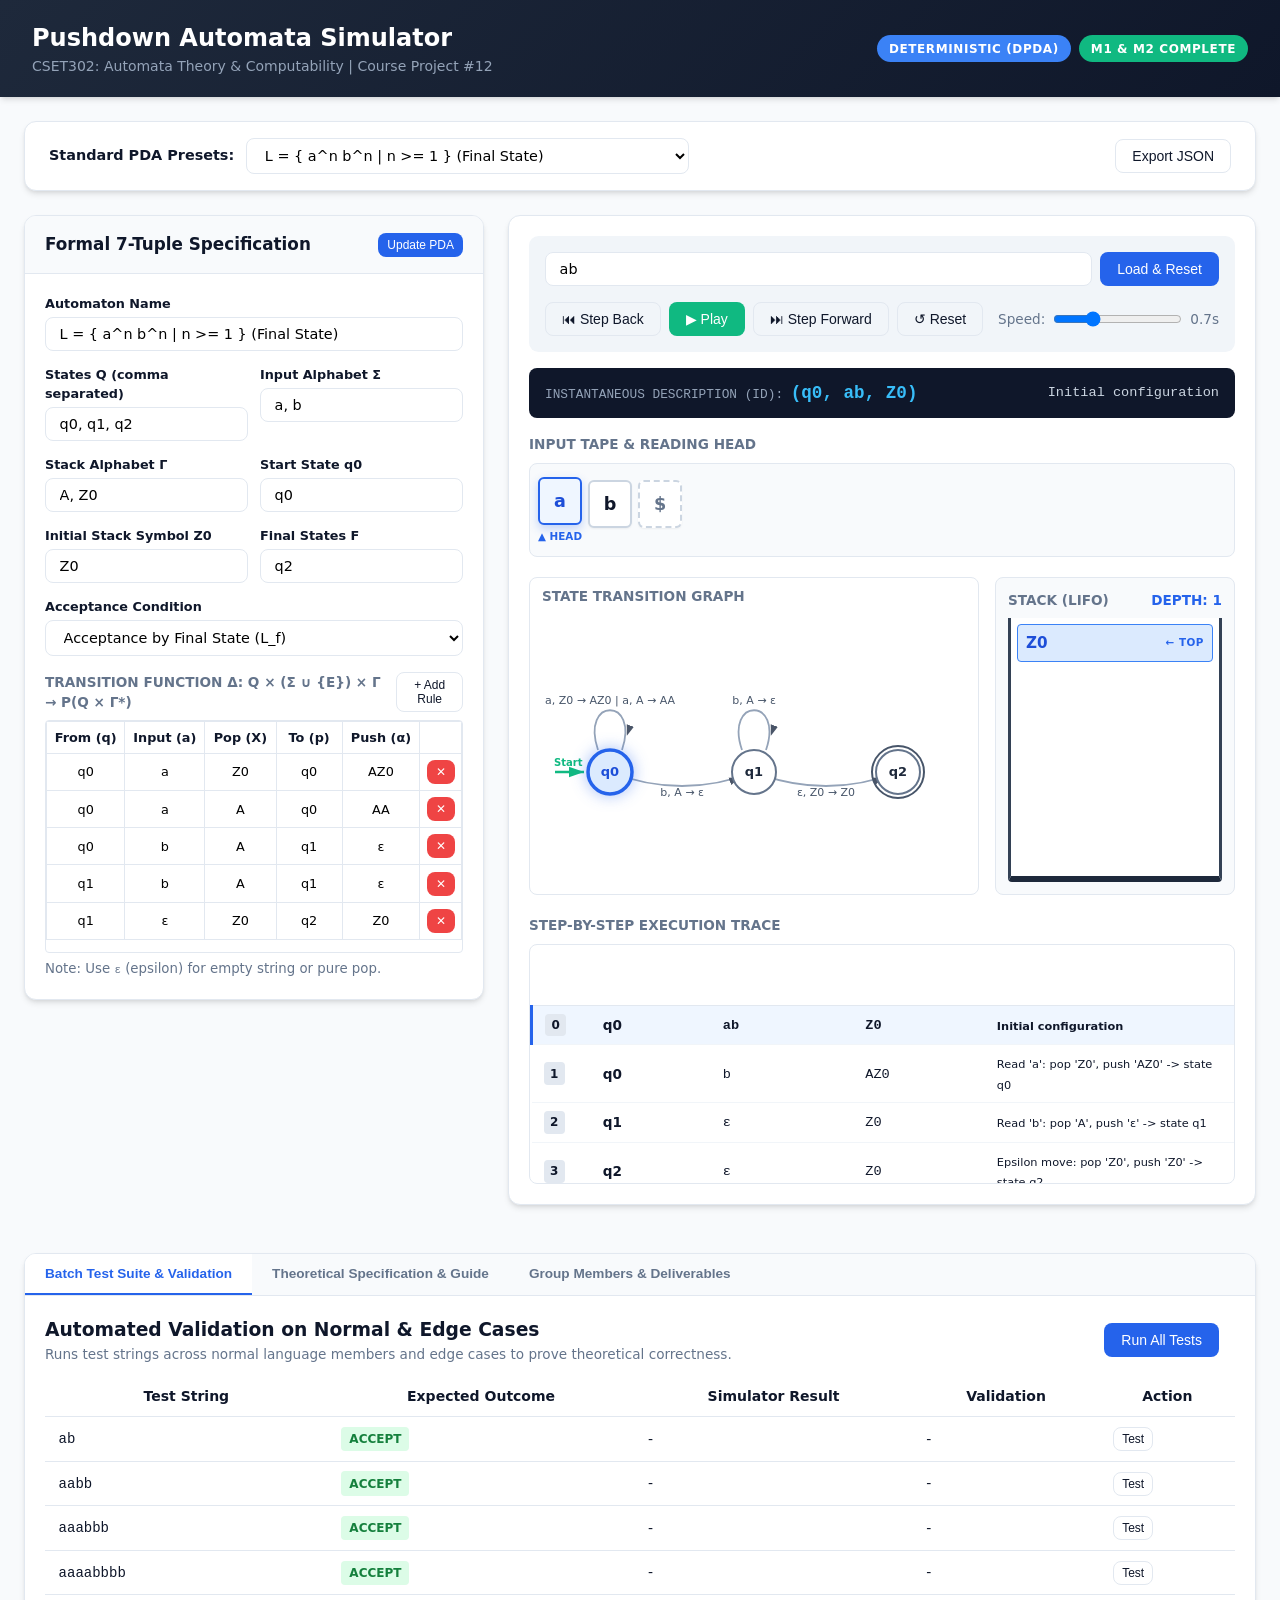
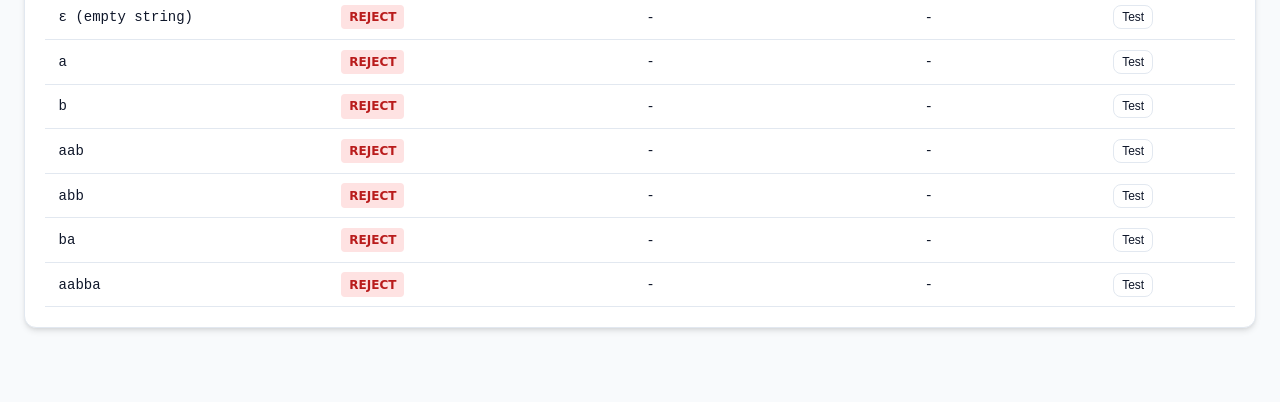
<file: PDA_project/index.html>
<!DOCTYPE html>
<html lang="en">
<head>
  <meta charset="UTF-8">
  <meta name="viewport" content="width=device-width, initial-scale=1.0">
  <title>Pushdown Automata Simulator | CSET302 Automata Theory</title>
  <link rel="stylesheet" href="css/style.css">
</head>
<body>

  <!-- Top Academic Navigation Header -->
  <header class="app-header">
    <div class="header-title">
      <h1>Pushdown Automata Simulator</h1>
      <p>CSET302: Automata Theory & Computability | Course Project #12</p>
    </div>
    <div class="header-badges">
      <span class="badge badge-primary" id="pda-type-badge">Deterministic (DPDA)</span>
      <span class="badge badge-success">M1 & M2 Complete</span>
    </div>
  </header>

  <div class="container">
    <!-- Preset Selection & Import/Export Toolbar -->
    <div class="toolbar-card">
      <div class="preset-group">
        <label for="preset-select">Standard PDA Presets:</label>
        <select id="preset-select">
          <!-- Populated dynamically via presets_data.js -->
        </select>
      </div>
      <div style="display: flex; gap: 0.5rem;">
        <button class="btn btn-outline" id="btn-export-json">Export JSON</button>
      </div>
    </div>

    <!-- Main Workspace Grid -->
    <div class="simulator-grid">

      <!-- LEFT COLUMN: Dynamic Automaton Configuration -->
      <div class="sidebar-col">
        <div class="card">
          <div class="card-header">
            <h2>Formal 7-Tuple Specification</h2>
            <button class="btn btn-sm btn-primary" id="btn-apply-config">Update PDA</button>
          </div>
          <div class="card-body">
            <div class="form-group">
              <label for="pda-name">Automaton Name</label>
              <input type="text" id="pda-name" value="a^n b^n (n >= 1)">
            </div>

            <div style="display: grid; grid-template-columns: 1fr 1fr; gap: 0.75rem;">
              <div class="form-group">
                <label for="states-input">States Q (comma separated)</label>
                <input type="text" id="states-input" value="q0, q1, q2">
              </div>
              <div class="form-group">
                <label for="input-alphabet-input">Input Alphabet Σ</label>
                <input type="text" id="input-alphabet-input" value="a, b">
              </div>
            </div>

            <div style="display: grid; grid-template-columns: 1fr 1fr; gap: 0.75rem;">
              <div class="form-group">
                <label for="stack-alphabet-input">Stack Alphabet Γ</label>
                <input type="text" id="stack-alphabet-input" value="A, Z0">
              </div>
              <div class="form-group">
                <label for="start-state-input">Start State q0</label>
                <input type="text" id="start-state-input" value="q0">
              </div>
            </div>

            <div style="display: grid; grid-template-columns: 1fr 1fr; gap: 0.75rem;">
              <div class="form-group">
                <label for="start-stack-input">Initial Stack Symbol Z0</label>
                <input type="text" id="start-stack-input" value="Z0">
              </div>
              <div class="form-group">
                <label for="final-states-input">Final States F</label>
                <input type="text" id="final-states-input" value="q2">
              </div>
            </div>

            <div class="form-group">
              <label for="acceptance-mode-input">Acceptance Condition</label>
              <select id="acceptance-mode-input">
                <option value="final_state">Acceptance by Final State (L_f)</option>
                <option value="empty_stack">Acceptance by Empty Stack (L_e)</option>
                <option value="both">Both (Final State AND Empty Stack)</option>
              </select>
            </div>

            <div class="section-label" style="margin-top: 1rem;">
              <span>Transition Function δ: Q × (Σ ∪ {ε}) × Γ → P(Q × Γ*)</span>
              <button class="btn btn-sm btn-outline" id="btn-add-transition">+ Add Rule</button>
            </div>

            <div style="max-height: 240px; overflow-y: auto; border: 1px solid var(--border); border-radius: 4px;">
              <table class="transition-editor-table">
                <thead>
                  <tr>
                    <th>From (q)</th>
                    <th>Input (a)</th>
                    <th>Pop (X)</th>
                    <th>To (p)</th>
                    <th>Push (α)</th>
                    <th></th>
                  </tr>
                </thead>
                <tbody id="transitions-tbody">
                  <!-- Populated via app.js -->
                </tbody>
              </table>
            </div>
            <small style="color: var(--text-muted); display: block; margin-top: 0.4rem;">
              Note: Use <code>ε</code> (epsilon) for empty string or pure pop.
            </small>
          </div>
        </div>
      </div>

      <!-- RIGHT COLUMN: Interactive Simulation, Diagram & Stack -->
      <div class="main-col">

        <!-- Controls & Input String Panel -->
        <div class="card">
          <div class="card-body">
            <div class="sim-controls-panel">
              <div class="input-row">
                <input type="text" id="input-string" placeholder="Enter input string (e.g. aaabbb, ε for empty string)" value="aaabbb">
                <button class="btn btn-primary" id="btn-load">Load & Reset</button>
              </div>

              <div class="button-row">
                <button class="btn btn-outline" id="btn-step-back">⏮ Step Back</button>
                <button class="btn btn-success" id="btn-play">▶ Play</button>
                <button class="btn btn-outline" id="btn-step-fwd">⏭ Step Forward</button>
                <button class="btn btn-outline" id="btn-reset">↺ Reset</button>

                <div class="speed-control">
                  <span>Speed:</span>
                  <input type="range" id="speed-slider" min="200" max="2000" step="100" value="700">
                  <span id="speed-label">0.7s</span>
                </div>
              </div>
            </div>

            <!-- Verdict Banner -->
            <div id="status-badge" class="status-banner"></div>

            <!-- Instantaneous Description (ID) Live Banner -->
            <div class="id-banner">
              <div>
                <span class="id-label">Instantaneous Description (ID): </span>
                <span class="id-value" id="id-display">(q0, aaabbb, Z0)</span>
              </div>
              <div id="action-display" style="font-size: 0.85rem; color: #cbd5e1;">Initial configuration</div>
            </div>

            <!-- Input Tape Visualizer -->
            <div class="tape-wrapper">
              <div class="section-label">
                <span>Input Tape & Reading Head</span>
              </div>
              <div class="tape-container" id="tape-container">
                <!-- Rendered dynamically -->
              </div>
            </div>

            <!-- State Diagram & Vertical Stack Side-by-Side -->
            <div class="viz-row">
              <div class="diagram-card">
                <div class="section-label" style="padding: 0.5rem 0.75rem; margin-bottom: 0;">
                  <span>State Transition Graph</span>
                </div>
                <svg id="diagram-svg"></svg>
              </div>

              <div class="stack-visualizer-box">
                <div class="section-label">
                  <span>Stack (LIFO)</span>
                  <span id="stack-depth-badge" style="color: var(--primary);">Depth: 1</span>
                </div>
                <div class="stack-container" id="stack-container">
                  <!-- Stack cells rendered dynamically -->
                </div>
              </div>
            </div>

            <!-- Execution Trace Table -->
            <div class="section-label">
              <span>Step-by-Step Execution Trace</span>
            </div>
            <div class="trace-table-container">
              <table class="trace-table">
                <thead>
                  <tr>
                    <th>Step</th>
                    <th>Current State</th>
                    <th>Remaining Input</th>
                    <th>Stack Contents</th>
                    <th>Transition / Action</th>
                  </tr>
                </thead>
                <tbody id="trace-tbody">
                  <!-- Trace rows populated dynamically -->
                </tbody>
              </table>
            </div>
          </div>
        </div>

      </div>
    </div>

    <!-- LOWER SECTION: Batch Testing & Theory Tabs -->
    <div class="card" style="margin-top: 1.5rem;">
      <div class="tabs-nav">
        <button class="tab-btn active" data-tab="tab-batch">Batch Test Suite & Validation</button>
        <button class="tab-btn" data-tab="tab-theory">Theoretical Specification & Guide</button>
        <button class="tab-btn" data-tab="tab-about">Group Members & Deliverables</button>
      </div>

      <!-- Tab 1: Batch Test Suite -->
      <div class="tab-content active" id="tab-batch">
        <div style="display: flex; justify-content: space-between; align-items: center; margin-bottom: 0.75rem;">
          <div>
            <h3>Automated Validation on Normal & Edge Cases</h3>
            <p style="font-size: 0.85rem; color: var(--text-muted);">
              Runs test strings across normal language members and edge cases to prove theoretical correctness.
            </p>
          </div>
          <div>
            <button class="btn btn-primary" id="btn-run-batch">Run All Tests</button>
            <span id="batch-summary" style="margin-left: 1rem; font-weight: 600;"></span>
          </div>
        </div>

        <table class="batch-results-table">
          <thead>
            <tr>
              <th>Test String</th>
              <th>Expected Outcome</th>
              <th>Simulator Result</th>
              <th>Validation</th>
              <th>Action</th>
            </tr>
          </thead>
          <tbody id="batch-tbody">
            <!-- Populated via presets_data.js -->
          </tbody>
        </table>
      </div>

      <!-- Tab 2: Theory Reference -->
      <div class="tab-content" id="tab-theory">
        <h3 style="margin-bottom: 0.75rem;">Formal Automata Theory Specification</h3>
        <p style="margin-bottom: 1rem; color: var(--text-muted); font-size: 0.95rem;">
          A Pushdown Automaton (PDA) is formally defined as a 7-tuple:
          <strong>M = (Q, Σ, Γ, δ, q0, Z0, F)</strong>
        </p>

        <div style="display: grid; grid-template-columns: repeat(auto-fit, minmax(280px, 1fr)); gap: 1rem;">
          <div style="background: #f8fafc; padding: 1rem; border-radius: 6px; border: 1px solid var(--border);">
            <h4 style="color: var(--primary); margin-bottom: 0.4rem;">Formal 7-Tuple Components</h4>
            <ul style="font-size: 0.875rem; padding-left: 1.25rem; line-height: 1.6;">
              <li><strong>Q</strong>: Finite set of internal states.</li>
              <li><strong>Σ</strong>: Finite set of input symbols (Input Alphabet).</li>
              <li><strong>Γ</strong>: Finite set of stack symbols (Stack Alphabet).</li>
              <li><strong>δ</strong>: Transition function <code>Q × (Σ ∪ {ε}) × Γ → P(Q × Γ*)</code>.</li>
              <li><strong>q0</strong>: Start/initial state (<code>q0 ∈ Q</code>).</li>
              <li><strong>Z0</strong>: Initial bottom-of-stack symbol (<code>Z0 ∈ Γ</code>).</li>
              <li><strong>F</strong>: Set of accepting states (<code>F ⊆ Q</code>).</li>
            </ul>
          </div>

          <div style="background: #f8fafc; padding: 1rem; border-radius: 6px; border: 1px solid var(--border);">
            <h4 style="color: var(--primary); margin-bottom: 0.4rem;">Acceptance Modes</h4>
            <ul style="font-size: 0.875rem; padding-left: 1.25rem; line-height: 1.6;">
              <li>
                <strong>Acceptance by Final State L(M):</strong>
                Accepts if there exists a computation path from <code>(q0, w, Z0) ⊢* (q, ε, γ)</code> where <code>q ∈ F</code> and <code>γ ∈ Γ*</code>.
              </li>
              <li>
                <strong>Acceptance by Empty Stack N(M):</strong>
                Accepts if <code>(q0, w, Z0) ⊢* (q, ε, ε)</code> for any state <code>q ∈ Q</code>. The stack must be emptied.
              </li>
              <li>
                <strong>Equivalence Theorem:</strong>
                A language L is accepted by final state iff it is accepted by empty stack: <code>L(M1) = N(M2)</code>.
              </li>
            </ul>
          </div>

          <div style="background: #f8fafc; padding: 1rem; border-radius: 6px; border: 1px solid var(--border);">
            <h4 style="color: var(--primary); margin-bottom: 0.4rem;">DPDA vs. NPDA</h4>
            <ul style="font-size: 0.875rem; padding-left: 1.25rem; line-height: 1.6;">
              <li><strong>DPDA:</strong> At most one valid transition from any configuration. Cannot accept all CFLs (e.g. even palindromes require NPDA).</li>
              <li><strong>NPDA:</strong> May branch nondeterministically. Recognizes the complete class of Context-Free Languages (CFLs).</li>
              <li>This simulator implements Breadth-First Search (BFS) to exhaustively evaluate all computation branches of NPDAs without getting trapped in cycles.</li>
            </ul>
          </div>
        </div>
      </div>

      <!-- Tab 3: Group Roles & Evaluation Criteria -->
      <div class="tab-content" id="tab-about">
        <h3 style="margin-bottom: 0.5rem;">CSET302 Project Group #12 — Bennett University</h3>
        <p style="margin-bottom: 1rem; color: var(--text-muted); font-size: 0.9rem;">
          Submitted to: <strong>Rashmi Ma’am</strong> | Department of Computer Science & Engineering, SCSET | Evaluated for <strong>Milestone 1 (5 Marks)</strong> and <strong>Milestone 2 (9 Marks)</strong>.
        </p>

        <div style="display: grid; grid-template-columns: repeat(auto-fit, minmax(260px, 1fr)); gap: 1rem;">
          <div style="background: #f8fafc; padding: 1rem; border-radius: 6px; border: 1px solid var(--border);">
            <h4 style="color: var(--primary);">NAVDEEP KAUSHIK</h4>
            <div style="font-size: 0.8rem; font-weight: 700; color: #1e293b; margin-bottom: 0.3rem;">Enrollment: S24CSEU2699 | Lead & Architect</div>
            <p style="font-size: 0.85rem; color: var(--text-muted);">
              Formal 7-tuple specification, architecture design, BFS algorithm selection, determinism rules, and milestone coordination.
            </p>
          </div>
          <div style="background: #f8fafc; padding: 1rem; border-radius: 6px; border: 1px solid var(--border);">
            <h4 style="color: var(--primary);">SHRAVAN KUMAR</h4>
            <div style="font-size: 0.8rem; font-weight: 700; color: #1e293b; margin-bottom: 0.3rem;">Enrollment: S24CSEU2677 | Core Engine Dev</div>
            <p style="font-size: 0.85rem; color: var(--text-muted);">
              Python core engine (src/pda_engine.py), NPDA BFS multi-branch traversal, cycle prevention, and client-side simulator.
            </p>
          </div>
          <div style="background: #f8fafc; padding: 1rem; border-radius: 6px; border: 1px solid var(--border);">
            <h4 style="color: var(--primary);">AYUSH KUMAR</h4>
            <div style="font-size: 0.8rem; font-weight: 700; color: #1e293b; margin-bottom: 0.3rem;">Enrollment: S24CSEU2698 | UI Specialist</div>
            <p style="font-size: 0.85rem; color: var(--text-muted);">
              Animated vertical LIFO stack, input tape head animation, dynamic SVG state diagram with active glow illumination.
            </p>
          </div>
          <div style="background: #f8fafc; padding: 1rem; border-radius: 6px; border: 1px solid var(--border);">
            <h4 style="color: var(--primary);">SRIJAN PANDEY</h4>
            <div style="font-size: 0.8rem; font-weight: 700; color: #1e293b; margin-bottom: 0.3rem;">Enrollment: S24CSEU2691 | QA & Testing</div>
            <p style="font-size: 0.85rem; color: var(--text-muted);">
              Automated Python unit test suite (tests/test_pda.py), 21-case test matrix, preset library curation, and hand-computed trace validation.
            </p>
          </div>
          <div style="background: #f8fafc; padding: 1rem; border-radius: 6px; border: 1px solid var(--border);">
            <h4 style="color: var(--primary);">PIYUSH DAGAR</h4>
            <div style="font-size: 0.8rem; font-weight: 700; color: #1e293b; margin-bottom: 0.3rem;">Enrollment: S24CSEU2680 | Documentation</div>
            <p style="font-size: 0.85rem; color: var(--text-muted);">
              Milestone-II technical documentation report, user manual, viva-voce defense preparation guide, and presentation slide deck.
            </p>
          </div>
        </div>
      </div>

    </div>
  </div>

  <!-- Scripts -->
  <script src="js/presets_data.js"></script>
  <script src="js/pda_simulator.js"></script>
  <script src="js/visualizer.js"></script>
  <script src="js/app.js"></script>
</body>
</html>
</file>
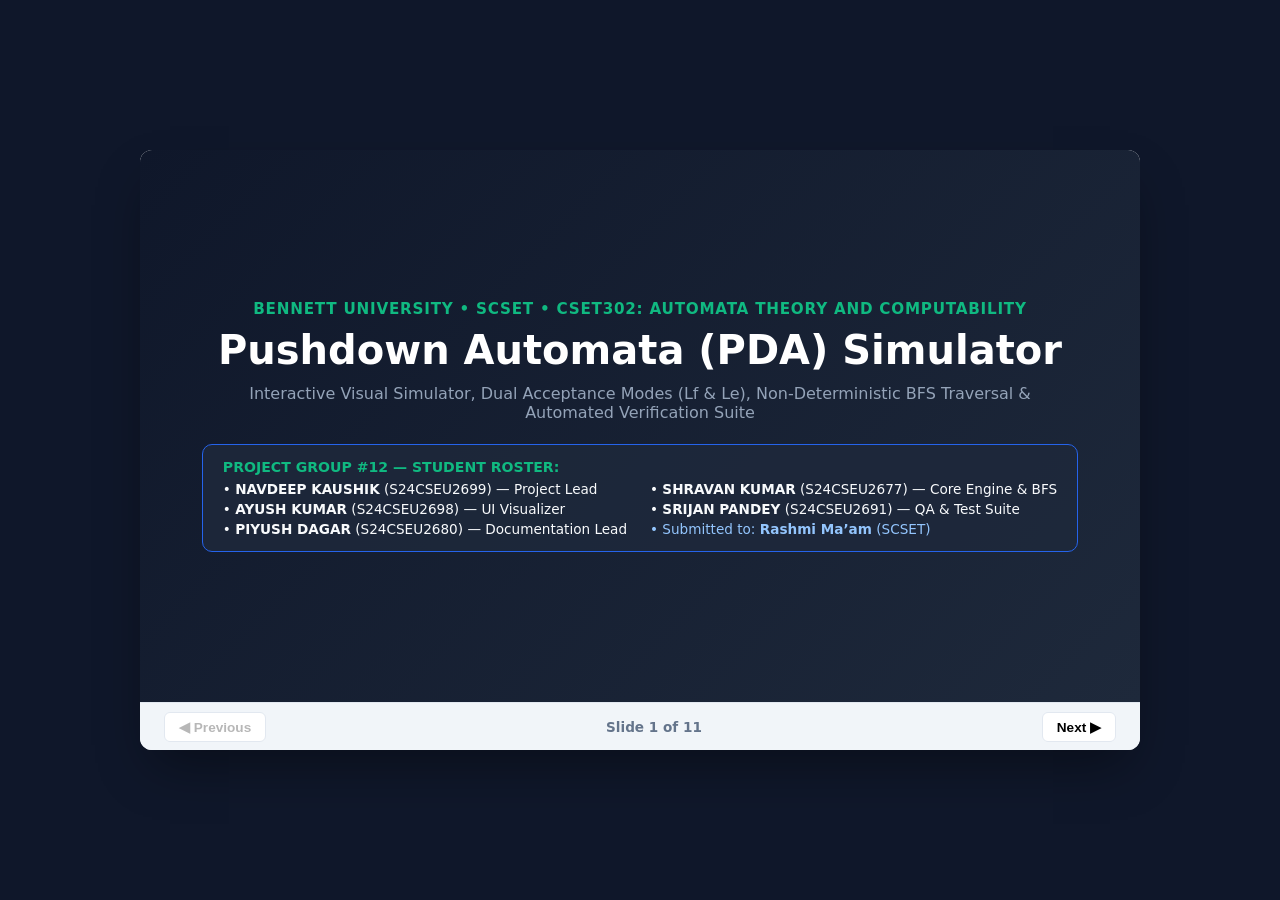
<file: PDA_project/slides.html>
<!DOCTYPE html>
<html lang="en">
<head>
  <meta charset="UTF-8">
  <meta name="viewport" content="width=device-width, initial-scale=1.0">
  <title>Pushdown Automata Simulator - Project Presentation | CSET302</title>
  <style>
    :root {
      --primary: #2563eb;
      --dark: #0f172a;
      --navy: #1e293b;
      --teal: #10b981;
      --red: #ef4444;
      --bg: #f8fafc;
      --card-bg: #ffffff;
      --border: #e2e8f0;
      --text: #0f172a;
      --muted: #64748b;
    }
    * { box-sizing: border-box; margin: 0; padding: 0; }
    body {
      font-family: system-ui, -apple-system, BlinkMacSystemFont, "Segoe UI", Roboto, sans-serif;
      background: var(--dark);
      color: var(--text);
      display: flex;
      flex-direction: column;
      align-items: center;
      justify-content: center;
      min-height: 100vh;
      overflow: hidden;
    }
    .deck-container {
      width: 1000px;
      height: 600px;
      background: var(--card-bg);
      border-radius: 12px;
      box-shadow: 0 25px 50px -12px rgba(0, 0, 0, 0.4);
      position: relative;
      overflow: hidden;
      display: flex;
      flex-direction: column;
    }
    .slide {
      flex: 1;
      padding: 35px 45px;
      display: none;
      flex-direction: column;
      animation: fadeIn 0.3s ease;
    }
    .slide.active {
      display: flex;
    }
    .slide.title-slide {
      background: linear-gradient(135deg, #0f172a 0%, #1e293b 100%);
      color: #ffffff;
      justify-content: center;
      align-items: center;
      text-align: center;
    }
    .category-tag {
      font-size: 0.85rem;
      font-weight: 700;
      color: var(--primary);
      text-transform: uppercase;
      letter-spacing: 0.05em;
      margin-bottom: 6px;
    }
    .slide-title {
      font-size: 1.85rem;
      font-weight: 700;
      color: var(--dark);
      margin-bottom: 20px;
      padding-bottom: 10px;
      border-bottom: 2px solid var(--border);
    }
    .slide-body {
      flex: 1;
      display: grid;
      gap: 16px;
    }
    .grid-2 {
      grid-template-columns: 1fr 1fr;
    }
    .grid-3 {
      grid-template-columns: 1fr 1fr 1fr;
    }
    .card {
      background: var(--bg);
      border: 1px solid var(--border);
      border-radius: 8px;
      padding: 16px 20px;
    }
    .card h3 {
      font-size: 1.15rem;
      color: var(--primary);
      margin-bottom: 10px;
    }
    .card ul {
      list-style-type: disc;
      padding-left: 20px;
      font-size: 0.9rem;
      line-height: 1.5;
    }
    .card ul li {
      margin-bottom: 6px;
    }
    table {
      width: 100%;
      border-collapse: collapse;
      font-size: 0.85rem;
    }
    th, td {
      padding: 8px 10px;
      text-align: left;
      border-bottom: 1px solid var(--border);
    }
    th {
      background: var(--dark);
      color: #ffffff;
      font-weight: 600;
    }
    tr:nth-child(even) { background: #f8fafc; }
    .badge {
      display: inline-block;
      padding: 3px 8px;
      border-radius: 4px;
      font-size: 0.75rem;
      font-weight: 700;
    }
    .badge-pass { background: #dcfce7; color: #15803d; }
    .nav-bar {
      height: 48px;
      background: #f1f5f9;
      border-top: 1px solid var(--border);
      display: flex;
      justify-content: space-between;
      align-items: center;
      padding: 0 24px;
    }
    .nav-btn {
      padding: 6px 14px;
      border-radius: 6px;
      border: 1px solid var(--border);
      background: #ffffff;
      font-weight: 600;
      font-size: 0.85rem;
      cursor: pointer;
    }
    .nav-btn:hover { background: #e2e8f0; }
    .slide-counter {
      font-size: 0.85rem;
      font-weight: 600;
      color: var(--muted);
    }
    @keyframes fadeIn {
      from { opacity: 0; transform: translateY(6px); }
      to { opacity: 1; transform: translateY(0); }
    }
  </style>
</head>
<body>

  <div class="deck-container">

    <!-- Slide 1: Title -->
    <div class="slide title-slide active" data-index="1">
      <div style="color: var(--teal); font-weight: 700; font-size: 0.95rem; margin-bottom: 8px; letter-spacing: 0.05em;">
        BENNETT UNIVERSITY • SCSET • CSET302: AUTOMATA THEORY AND COMPUTABILITY
      </div>
      <h1 style="font-size: 2.5rem; font-weight: 800; margin-bottom: 10px; line-height: 1.2;">
        Pushdown Automata (PDA) Simulator
      </h1>
      <p style="color: #94a3b8; font-size: 1rem; max-width: 820px; margin-bottom: 22px;">
        Interactive Visual Simulator, Dual Acceptance Modes (Lf & Le), Non-Deterministic BFS Traversal & Automated Verification Suite
      </p>
      
      <div style="background: rgba(30,41,59,0.85); border: 1px solid var(--primary); padding: 14px 20px; border-radius: 10px; font-size: 0.88rem; color: #f8fafc; max-width: 880px; text-align: left;">
        <div style="color: var(--teal); font-weight: 700; margin-bottom: 6px;">PROJECT GROUP #12 — STUDENT ROSTER:</div>
        <div style="display: grid; grid-template-columns: 1fr 1fr; gap: 4px 20px; font-size: 0.85rem;">
          <div>• <strong>NAVDEEP KAUSHIK</strong> (S24CSEU2699) — Project Lead</div>
          <div>• <strong>SHRAVAN KUMAR</strong> (S24CSEU2677) — Core Engine & BFS</div>
          <div>• <strong>AYUSH KUMAR</strong> (S24CSEU2698) — UI Visualizer</div>
          <div>• <strong>SRIJAN PANDEY</strong> (S24CSEU2691) — QA & Test Suite</div>
          <div>• <strong>PIYUSH DAGAR</strong> (S24CSEU2680) — Documentation Lead</div>
          <div style="color: #93c5fd;">• Submitted to: <strong>Rashmi Ma’am</strong> (SCSET)</div>
        </div>
      </div>
    </div>

    <!-- Slide 2: Problem Statement -->
    <div class="slide" data-index="2">
      <div class="category-tag">Theoretical Foundation</div>
      <h2 class="slide-title">1. Problem Statement & Motivation</h2>
      <div class="slide-body grid-2">
        <div class="card">
          <h3>Limitations of Finite Automata (FA)</h3>
          <ul>
            <li><strong>Finite Memory:</strong> DFAs and NFAs can only track information in states; they lack unbounded storage.</li>
            <li><strong>Inability to Match / Count:</strong> Cannot recognize basic matching languages like <code>{ a^n b^n | n ≥ 1 }</code> or nested brackets.</li>
            <li><strong>Chomsky Type-3 Ceiling:</strong> FAs are strictly bounded to Regular Languages.</li>
            <li><strong>Need for LIFO Stack:</strong> Parsing nested programming language grammars requires an unbounded stack.</li>
          </ul>
        </div>
        <div class="card">
          <h3>Our Simulator's Solution</h3>
          <ul>
            <li><strong>Interactive Stack Visualizer:</strong> Animated physical LIFO container with live push/pop operations and Top pointer.</li>
            <li><strong>Dual Acceptance Modes:</strong> First-class support for both Final State (L_f) and Empty Stack (L_e) modes.</li>
            <li><strong>NPDA BFS Engine:</strong> Solves non-deterministic branching without falling into infinite cycles.</li>
            <li><strong>Diagnostic Error Handling:</strong> Explains precisely why an invalid string (e.g. <code>bbaa</code>) halts and rejects at step 0.</li>
          </ul>
        </div>
      </div>
    </div>

    <!-- Slide 3: 7-Tuple Model -->
    <div class="slide" data-index="3">
      <div class="category-tag">Formal Model</div>
      <h2 class="slide-title">2. Formal 7-Tuple Specification</h2>
      <div style="background: var(--dark); color: #fff; padding: 12px; border-radius: 8px; text-align: center; font-size: 1.25rem; font-weight: 700; margin-bottom: 20px;">
        M = ( Q,  Σ,  Γ,  δ,  q0,  Z0,  F )
      </div>
      <div class="slide-body grid-3">
        <div class="card">
          <h3>Control States</h3>
          <ul>
            <li><strong>Q:</strong> Finite set of states.</li>
            <li><strong>q0 ∈ Q:</strong> Start / initial state.</li>
            <li><strong>F ⊆ Q:</strong> Set of accepting states.</li>
          </ul>
        </div>
        <div class="card">
          <h3>Alphabets & Stack</h3>
          <ul>
            <li><strong>Σ:</strong> Finite input alphabet (e.g., {a, b}).</li>
            <li><strong>Γ:</strong> Finite stack alphabet (e.g., {A, Z0}).</li>
            <li><strong>Z0 ∈ Γ:</strong> Start stack symbol.</li>
          </ul>
        </div>
        <div class="card">
          <h3>Transition Function</h3>
          <ul>
            <li><strong>δ:</strong> Q × (Σ ∪ {ε}) × Γ → P(Q × Γ*).</li>
            <li><strong>ID (q, w, γ):</strong> Instantaneous Description tracking state, tape, & stack.</li>
            <li><strong>Step ⊢:</strong> Configuration transitions.</li>
          </ul>
        </div>
      </div>
    </div>

    <!-- Slide 4: Acceptance Modes -->
    <div class="slide" data-index="4">
      <div class="category-tag">Theory & Equivalence</div>
      <h2 class="slide-title">3. Dual Acceptance Modes & Equivalence Theorem</h2>
      <div class="slide-body grid-2">
        <div class="card">
          <h3>1. Acceptance by Final State: L(M)</h3>
          <ul>
            <li><strong>Rule:</strong> Input is accepted if starting from (q0, w, Z0), machine halts in <strong>state q ∈ F</strong> with input exhausted.</li>
            <li><strong>Stack contents:</strong> Does NOT need to be empty (γ ∈ Γ*).</li>
            <li><strong>Formula:</strong> <code>L(M) = { w | (q0, w, Z0) ⊢* (q, ε, γ), q ∈ F }</code></li>
          </ul>
        </div>
        <div class="card">
          <h3>2. Acceptance by Empty Stack: N(M)</h3>
          <ul>
            <li><strong>Rule:</strong> Input is accepted if starting from (q0, w, Z0), the <strong>stack becomes completely empty (ε)</strong> upon input exhaustion.</li>
            <li><strong>Final State:</strong> State upon halting is irrelevant (F can be empty).</li>
            <li><strong>Formula:</strong> <code>N(M) = { w | (q0, w, Z0) ⊢* (q, ε, ε), q ∈ Q }</code></li>
          </ul>
        </div>
      </div>
      <div style="background: #eff6ff; border: 1px solid var(--primary); padding: 10px 16px; border-radius: 6px; margin-top: 14px; font-weight: 600; font-size: 0.9rem; color: #1e40af;">
        Equivalence Theorem: L(M1) = N(M2) — The class of languages accepted by final state is identical to those accepted by empty stack (Context-Free Languages).
      </div>
    </div>

    <!-- Slide 5: DPDA vs NPDA -->
    <div class="slide" data-index="5">
      <div class="category-tag">Automata Classification</div>
      <h2 class="slide-title">4. Deterministic (DPDA) vs. Non-Deterministic (NPDA)</h2>
      <div class="slide-body grid-2">
        <div class="card">
          <h3>Deterministic PDA (DPDA)</h3>
          <ul>
            <li>At most one transition per configuration: <code>|δ(q, a, X)| ≤ 1</code>.</li>
            <li>If <code>δ(q, ε, X)</code> is defined, then <code>δ(q, a, X)</code> must be empty for all <code>a ∈ Σ</code>.</li>
            <li>Recognizes Deterministic Context-Free Languages (DCFLs).</li>
            <li>Cannot accept even palindromes <code>{ w w^R }</code> because the midpoint must be guessed.</li>
          </ul>
        </div>
        <div class="card">
          <h3>Non-Deterministic PDA (NPDA)</h3>
          <ul>
            <li>Can have multiple valid transitions from a single configuration.</li>
            <li>Recognizes the entire family of Context-Free Languages (CFLs).</li>
            <li><strong>Our BFS Engine Solution:</strong>
              <ul>
                <li>Simulates all branches simultaneously level-by-level.</li>
                <li>Finds the shortest accepting computation path.</li>
                <li>Uses visited signature hashing to prevent infinite loops.</li>
              </ul>
            </li>
          </ul>
        </div>
      </div>
    </div>

    <!-- Slide 6: Architecture -->
    <div class="slide" data-index="6">
      <div class="category-tag">Engineering Design</div>
      <h2 class="slide-title">5. System Architecture & Modular Design</h2>
      <div class="slide-body grid-3">
        <div class="card">
          <h3>Presentation Layer</h3>
          <ul>
            <li>Responsive HTML5/CSS3 UI.</li>
            <li>Dynamic 7-tuple editing form.</li>
            <li>Interactive Transition Table editor.</li>
            <li>Playback controls (Play, Pause, Step Forward/Back, Speed).</li>
          </ul>
        </div>
        <div class="card">
          <h3>Visualizer Engine</h3>
          <ul>
            <li>Animated vertical LIFO stack.</li>
            <li>Input tape head with <code>▲ HEAD</code>.</li>
            <li>Interactive SVG State Graph with active node illumination.</li>
            <li>Live ID mathematical banner: <code>(q, w, γ)</code>.</li>
          </ul>
        </div>
        <div class="card">
          <h3>Computational Core</h3>
          <ul>
            <li>Python 3 standard engine (<code>pda_engine.py</code>).</li>
            <li>Client-side JS engine (<code>pda_simulator.js</code>).</li>
            <li>Automated DPDA/NPDA classifier.</li>
            <li>Terminal CLI runner & test suite.</li>
          </ul>
        </div>
      </div>
    </div>

    <!-- Slide 7: Presets -->
    <div class="slide" data-index="7">
      <div class="category-tag">Preset Library</div>
      <h2 class="slide-title">6. Pre-Loaded Classical Benchmark Languages</h2>
      <div style="overflow-y: auto; max-height: 400px;">
        <table>
          <thead>
            <tr>
              <th>Language</th>
              <th>Class</th>
              <th>Mode</th>
              <th>Sample Accepted Strings</th>
            </tr>
          </thead>
          <tbody>
            <tr>
              <td><strong>L1: { a^n b^n | n ≥ 1 }</strong></td>
              <td>DPDA</td>
              <td>Final State</td>
              <td><code>ab, aabb, aaabbb</code></td>
            </tr>
            <tr>
              <td><strong>L2: { a^n b^n | n ≥ 1 }</strong></td>
              <td>DPDA</td>
              <td>Empty Stack</td>
              <td><code>ab, aabb, aaabbb</code></td>
            </tr>
            <tr>
              <td><strong>L3: { w c w^R | w ∈ {a,b}* }</strong></td>
              <td>DPDA (Odd Palindrome)</td>
              <td>Final State</td>
              <td><code>c, aca, bcb, abcba</code></td>
            </tr>
            <tr>
              <td><strong>L4: { w w^R | w ∈ {a,b}* }</strong></td>
              <td>NPDA (Even Palindrome)</td>
              <td>Final State</td>
              <td><code>ε, aa, bb, abba, baab</code></td>
            </tr>
            <tr>
              <td><strong>L5: Balanced Brackets () []</strong></td>
              <td>DPDA / NPDA</td>
              <td>Final State</td>
              <td><code>(), [], ([]), ()[], [()]</code></td>
            </tr>
            <tr>
              <td><strong>L6: Equal a's and b's</strong></td>
              <td>DPDA</td>
              <td>Final State</td>
              <td><code>ab, ba, aabb, baba</code></td>
            </tr>
            <tr>
              <td><strong>L7: { a^n b^2n | n ≥ 1 }</strong></td>
              <td>DPDA (Asymmetric)</td>
              <td>Final State</td>
              <td><code>abb, aabbbb, aaabbbbbb</code></td>
            </tr>
          </tbody>
        </table>
      </div>
    </div>

    <!-- Slide 8: Execution Trace & Rejection -->
    <div class="slide" data-index="8">
      <div class="category-tag">Simulation Dynamics</div>
      <h2 class="slide-title">7. Trace Execution & Rejection Diagnostics</h2>
      <div class="slide-body grid-2">
        <div class="card">
          <h3 style="color: var(--teal);">Accepted Trace: w = 'aabb'</h3>
          <ul style="font-size: 0.85rem; line-height: 1.5;">
            <li><strong>Step 0:</strong> (q0, aabb, Z0) — Initial Start</li>
            <li><strong>Step 1:</strong> (q0, abb, AZ0) — Read 'a', Push AZ0</li>
            <li><strong>Step 2:</strong> (q0, bb, AAZ0) — Read 'a', Push AA</li>
            <li><strong>Step 3:</strong> (q1, b, AZ0) — Read 'b', Pop A</li>
            <li><strong>Step 4:</strong> (q1, ε, Z0) — Read 'b', Pop A</li>
            <li><strong>Step 5:</strong> (q2, ε, Z0) — ε-move to Final State</li>
            <li><strong>Verdict:</strong> <span class="badge badge-pass">✔ ACCEPTED</span></li>
          </ul>
        </div>
        <div class="card">
          <h3 style="color: var(--red);">Rejection Diagnostics: w = 'bbaa'</h3>
          <ul style="font-size: 0.85rem; line-height: 1.5;">
            <li><strong>Scenario:</strong> User enters string starting with 'b'.</li>
            <li><strong>Dead Configuration:</strong> From state <code>q0</code> with stack <code>Z0</code>, no rule <code>δ(q0, b, Z0)</code> exists.</li>
            <li><strong>Simulator Diagnostics:</strong>
              <ul>
                <li>Immediately displays: <strong>✗ INPUT REJECTED (Halted at Step 0)</strong></li>
                <li>Tape cell <code>b</code> lights up in red with <code>▲ NO TRANSITION</code>.</li>
                <li>ID banner provides detailed theoretical explanation.</li>
              </ul>
            </li>
          </ul>
        </div>
      </div>
    </div>

    <!-- Slide 9: Verification -->
    <div class="slide" data-index="9">
      <div class="category-tag">Testing & Verification</div>
      <h2 class="slide-title">8. Verification & Test Suite: 100% Pass Rate</h2>
      <div style="display: grid; grid-template-columns: 1fr 1fr 1fr; gap: 16px; margin-bottom: 20px;">
        <div style="background: var(--teal); color: #fff; padding: 16px; border-radius: 8px; text-align: center;">
          <div style="font-size: 0.85rem; opacity: 0.9;">Total Test Cases</div>
          <div style="font-size: 2rem; font-weight: 800;">21 / 21</div>
          <div style="font-size: 0.8rem;">100% Pass Rate</div>
        </div>
        <div style="background: var(--primary); color: #fff; padding: 16px; border-radius: 8px; text-align: center;">
          <div style="font-size: 0.85rem; opacity: 0.9;">Automated Test Suites</div>
          <div style="font-size: 2rem; font-weight: 800;">8 / 8</div>
          <div style="font-size: 0.8rem;">test_pda.py (All Green)</div>
        </div>
        <div style="background: var(--dark); color: #fff; padding: 16px; border-radius: 8px; text-align: center;">
          <div style="font-size: 0.85rem; opacity: 0.9;">Classic Presets</div>
          <div style="font-size: 2rem; font-weight: 800;">7 Pre-Loaded</div>
          <div style="font-size: 0.8rem;">Ready in 1-Click</div>
        </div>
      </div>
      <div class="card">
        <h3>Edge Cases Covered</h3>
        <ul>
          <li><strong>Prefix Incompleteness:</strong> Rejects unconsumed prefixes like <code>aab</code> where stack has un-popped symbols.</li>
          <li><strong>Empty String (ε):</strong> Rejects ε for n ≥ 1, but accepts ε for even palindromes.</li>
          <li><strong>Symbol Alphabet Integrity:</strong> Flags invalid alphabet symbols immediately.</li>
          <li><strong>Batch Test Runner:</strong> Live 1-click regression verification directly in the web UI.</li>
        </ul>
      </div>
    </div>

    <!-- Slide 10: Team Roles with Exact Bennett University Roster -->
    <div class="slide" data-index="10">
      <div class="category-tag">Bennett University — Group #12</div>
      <h2 class="slide-title">9. Group Member Roles & Contributions</h2>
      <div class="slide-body" style="gap: 8px;">
        <div class="card" style="padding: 8px 14px;">
          <strong style="color: var(--primary);">NAVDEEP KAUSHIK (S24CSEU2699) — Project Lead & System Architect:</strong><br>
          <span style="font-size: 0.85rem;">Formulated formal 7-tuple model; designed multi-tier architecture; established determinism rules; chaired sprint reviews.</span>
        </div>
        <div class="card" style="padding: 8px 14px;">
          <strong style="color: var(--primary);">SHRAVAN KUMAR (S24CSEU2677) — Core Automata Engine & BFS Developer:</strong><br>
          <span style="font-size: 0.85rem;">Programmed Python engine (pda_engine.py); implemented BFS graph traversal with cycle prevention; built dual acceptance modes (Lf & Le).</span>
        </div>
        <div class="card" style="padding: 8px 14px;">
          <strong style="color: var(--primary);">AYUSH KUMAR (S24CSEU2698) — Frontend UI & Visualizer Specialist:</strong><br>
          <span style="font-size: 0.85rem;">Engineered animated vertical LIFO stack; dynamic SVG state transition graph with active glow; synchronous input tape visualizer.</span>
        </div>
        <div class="card" style="padding: 8px 14px;">
          <strong style="color: var(--primary);">SRIJAN PANDEY (S24CSEU2691) — QA Engineer & Test Suite Lead:</strong><br>
          <span style="font-size: 0.85rem;">Authored Python unit test harness (test_pda.py, 8 suites); 21-case experimental test matrix; curated 7 classic presets; manual validation traces.</span>
        </div>
        <div class="card" style="padding: 8px 14px;">
          <strong style="color: var(--primary);">PIYUSH DAGAR (S24CSEU2680) — Technical Documentation & Deliverables Lead:</strong><br>
          <span style="font-size: 0.85rem;">Authored Milestone-II Technical Documentation Report; compiled User Manual & Viva-Voce defense guide; managed presentation slides.</span>
        </div>
      </div>
    </div>

    <!-- Slide 11: Conclusion -->
    <div class="slide title-slide" data-index="11">
      <div style="color: var(--teal); font-weight: 700; font-size: 1rem; margin-bottom: 12px; letter-spacing: 0.05em;">
        BENNETT UNIVERSITY • SCSET • CSET302
      </div>
      <h1 style="font-size: 2.8rem; font-weight: 800; margin-bottom: 12px;">
        Thank You!
      </h1>
      <p style="color: #94a3b8; font-size: 1.15rem; margin-bottom: 20px;">
        Ready for Live Demonstration and Viva-Voce Defense
      </p>
      <div style="font-size: 0.9rem; color: #cbd5e1; line-height: 1.8; margin-bottom: 16px;">
        <strong>Project Team:</strong> Navdeep Kaushik (S24CSEU2699), Shravan Kumar (S24CSEU2677), Ayush Kumar (S24CSEU2698), Srijan Pandey (S24CSEU2691), Piyush Dagar (S24CSEU2680)<br>
        Submitted to: <strong>Rashmi Ma’am</strong>
      </div>
      <div style="font-size: 0.85rem; color: #93c5fd;">
        Live Web Application: <strong>localhost:8080</strong> / <strong>index.html</strong>  |  CLI: <code>python3 pda_cli.py</code>
      </div>
    </div>

    <!-- Bottom Navigation Bar -->
    <div class="nav-bar">
      <button class="nav-btn" id="btn-prev">◀ Previous</button>
      <span class="slide-counter" id="slide-counter">Slide 1 of 11</span>
      <button class="nav-btn" id="btn-next">Next ▶</button>
    </div>

  </div>

  <script>
    let currentSlide = 1;
    const totalSlides = 11;

    const slides = document.querySelectorAll('.slide');
    const counter = document.getElementById('slide-counter');
    const btnPrev = document.getElementById('btn-prev');
    const btnNext = document.getElementById('btn-next');

    function showSlide(index) {
      if (index < 1) index = 1;
      if (index > totalSlides) index = totalSlides;
      currentSlide = index;

      slides.forEach(s => s.classList.remove('active'));
      const active = document.querySelector(`.slide[data-index="${currentSlide}"]`);
      if (active) active.classList.add('active');

      counter.textContent = `Slide ${currentSlide} of ${totalSlides}`;
      btnPrev.disabled = currentSlide === 1;
      btnNext.disabled = currentSlide === totalSlides;
    }

    btnPrev.addEventListener('click', () => showSlide(currentSlide - 1));
    btnNext.addEventListener('click', () => showSlide(currentSlide + 1));

    document.addEventListener('keydown', (e) => {
      if (e.key === 'ArrowRight' || e.key === 'Space') showSlide(currentSlide + 1);
      if (e.key === 'ArrowLeft') showSlide(currentSlide - 1);
    });

    showSlide(1);
  </script>
</body>
</html>
</file>
<file: PDA_project/css/style.css>
/* Pushdown Automata Simulator - Modern Academic Theme */
:root {
  --primary: #2563eb;
  --primary-hover: #1d4ed8;
  --primary-light: #eff6ff;
  --success: #10b981;
  --success-light: #ecfdf5;
  --danger: #ef4444;
  --danger-light: #fef2f2;
  --warning: #f59e0b;
  --warning-light: #fffbeb;
  --bg: #f8fafc;
  --card-bg: #ffffff;
  --border: #e2e8f0;
  --text-main: #0f172a;
  --text-muted: #64748b;
  --font: system-ui, -apple-system, BlinkMacSystemFont, "Segoe UI", Roboto, sans-serif;
  --shadow: 0 4px 6px -1px rgb(0 0 0 / 0.1), 0 2px 4px -2px rgb(0 0 0 / 0.1);
  --shadow-lg: 0 10px 15px -3px rgb(0 0 0 / 0.1), 0 4px 6px -4px rgb(0 0 0 / 0.1);
}

* {
  box-sizing: border-box;
  margin: 0;
  padding: 0;
}

body {
  font-family: var(--font);
  background-color: var(--bg);
  color: var(--text-main);
  line-height: 1.5;
  padding-bottom: 50px;
}

/* Header */
.app-header {
  background: linear-gradient(135deg, #1e293b 0%, #0f172a 100%);
  color: #ffffff;
  padding: 1.25rem 2rem;
  box-shadow: var(--shadow);
  display: flex;
  justify-content: space-between;
  align-items: center;
  flex-wrap: wrap;
  gap: 1rem;
}

.header-title h1 {
  font-size: 1.5rem;
  font-weight: 700;
  display: flex;
  align-items: center;
  gap: 0.5rem;
}

.header-title p {
  font-size: 0.875rem;
  color: #94a3b8;
}

.header-badges {
  display: flex;
  gap: 0.5rem;
  align-items: center;
}

.badge {
  padding: 0.3rem 0.75rem;
  border-radius: 9999px;
  font-size: 0.75rem;
  font-weight: 600;
  text-transform: uppercase;
  letter-spacing: 0.05em;
}

.badge-primary { background: #3b82f6; color: #ffffff; }
.badge-success { background: #10b981; color: #ffffff; }
.badge-purple  { background: #8b5cf6; color: #ffffff; }

/* Main Container */
.container {
  max-width: 1400px;
  margin: 1.5rem auto;
  padding: 0 1.5rem;
}

/* Preset Toolbar */
.toolbar-card {
  background: var(--card-bg);
  border: 1px solid var(--border);
  border-radius: 0.75rem;
  padding: 1rem 1.5rem;
  margin-bottom: 1.5rem;
  display: flex;
  justify-content: space-between;
  align-items: center;
  flex-wrap: wrap;
  gap: 1rem;
  box-shadow: var(--shadow);
}

.preset-group {
  display: flex;
  align-items: center;
  gap: 0.75rem;
}

.preset-group label {
  font-weight: 600;
  font-size: 0.9rem;
  color: var(--text-main);
}

select, input[type="text"], input[type="number"] {
  padding: 0.5rem 0.85rem;
  border: 1px solid var(--border);
  border-radius: 0.5rem;
  font-family: inherit;
  font-size: 0.9rem;
  background: #ffffff;
  transition: border-color 0.15s ease;
}

select:focus, input:focus {
  outline: none;
  border-color: var(--primary);
  box-shadow: 0 0 0 3px rgba(37, 99, 235, 0.15);
}

/* Grid Layout */
.simulator-grid {
  display: grid;
  grid-template-columns: 460px 1fr;
  gap: 1.5rem;
}

@media (max-width: 1024px) {
  .simulator-grid {
    grid-template-columns: 1fr;
  }
}

/* Cards */
.card {
  background: var(--card-bg);
  border: 1px solid var(--border);
  border-radius: 0.75rem;
  box-shadow: var(--shadow);
  margin-bottom: 1.5rem;
  overflow: hidden;
}

.card-header {
  padding: 1rem 1.25rem;
  background: #f8fafc;
  border-bottom: 1px solid var(--border);
  display: flex;
  justify-content: space-between;
  align-items: center;
}

.card-header h2, .card-header h3 {
  font-size: 1.05rem;
  font-weight: 600;
  color: var(--text-main);
}

.card-body {
  padding: 1.25rem;
}

/* Buttons */
.btn {
  display: inline-flex;
  align-items: center;
  justify-content: center;
  gap: 0.4rem;
  padding: 0.5rem 1rem;
  font-size: 0.875rem;
  font-weight: 500;
  border-radius: 0.5rem;
  cursor: pointer;
  border: 1px solid transparent;
  transition: all 0.15s ease;
}

.btn-primary {
  background-color: var(--primary);
  color: #ffffff;
}
.btn-primary:hover { background-color: var(--primary-hover); }

.btn-success {
  background-color: var(--success);
  color: #ffffff;
}
.btn-success:hover { background-color: #059669; }

.btn-outline {
  background-color: transparent;
  border-color: var(--border);
  color: var(--text-main);
}
.btn-outline:hover {
  background-color: #f1f5f9;
  border-color: #cbd5e1;
}

.btn-danger {
  background-color: var(--danger);
  color: #ffffff;
}
.btn-danger:hover { background-color: #dc2626; }

.btn-sm {
  padding: 0.25rem 0.5rem;
  font-size: 0.75rem;
}

/* Simulation Controls */
.sim-controls-panel {
  display: flex;
  flex-direction: column;
  gap: 1rem;
  background: #f1f5f9;
  padding: 1rem;
  border-radius: 0.6rem;
  margin-bottom: 1rem;
}

.input-row {
  display: flex;
  gap: 0.5rem;
}

.input-row input {
  flex: 1;
}

.button-row {
  display: flex;
  flex-wrap: wrap;
  gap: 0.5rem;
  align-items: center;
}

.speed-control {
  margin-left: auto;
  display: flex;
  align-items: center;
  gap: 0.5rem;
  font-size: 0.85rem;
  color: var(--text-muted);
}

/* Live Verdict Banner */
.status-banner {
  padding: 0.85rem 1.25rem;
  border-radius: 0.5rem;
  margin-bottom: 1rem;
  display: none;
}

.status-banner.accepted {
  display: block;
  background-color: var(--success-light);
  border: 1px solid #a7f3d0;
  color: #065f46;
}

.status-banner.rejected {
  display: block;
  background-color: var(--danger-light);
  border: 1px solid #fecaca;
  color: #991b1b;
}

.verdict-title {
  font-size: 1.1rem;
  font-weight: 700;
}

.verdict-reason {
  font-size: 0.875rem;
  margin-top: 0.25rem;
}

/* Live Instantaneous Description (ID) Banner */
.id-banner {
  background: #0f172a;
  color: #f8fafc;
  padding: 0.75rem 1rem;
  border-radius: 0.5rem;
  margin-bottom: 1rem;
  display: flex;
  justify-content: space-between;
  align-items: center;
  font-family: ui-monospace, Menlo, Monaco, "Cascadia Mono", monospace;
}

.id-label {
  font-size: 0.8rem;
  color: #94a3b8;
  text-transform: uppercase;
}

.id-value {
  font-size: 1.1rem;
  font-weight: 700;
  color: #38bdf8;
}

/* Input Tape Component */
.tape-wrapper {
  margin-bottom: 1.25rem;
}

.section-label {
  font-size: 0.85rem;
  font-weight: 600;
  text-transform: uppercase;
  color: var(--text-muted);
  margin-bottom: 0.5rem;
  display: flex;
  justify-content: space-between;
}

.tape-container {
  display: flex;
  overflow-x: auto;
  padding: 1rem 0.5rem 1.75rem;
  background: #f8fafc;
  border: 1px solid var(--border);
  border-radius: 0.5rem;
  gap: 6px;
}

.tape-cell {
  min-width: 44px;
  height: 48px;
  background: #ffffff;
  border: 2px solid #cbd5e1;
  border-radius: 6px;
  display: flex;
  flex-direction: column;
  align-items: center;
  justify-content: center;
  font-weight: 700;
  font-size: 1.1rem;
  position: relative;
  box-shadow: 0 1px 2px rgba(0,0,0,0.05);
  transition: all 0.2s ease;
}

.tape-cell.consumed {
  background: #f1f5f9;
  color: #94a3b8;
  border-color: #e2e8f0;
}

.tape-cell .cell-idx {
  font-size: 0.65rem;
  color: #10b981;
}

.tape-cell.current {
  background: #eff6ff;
  border-color: #2563eb;
  color: #1d4ed8;
  transform: translateY(-3px);
  box-shadow: 0 4px 10px rgba(37, 99, 235, 0.25);
}

.tape-cell.current.halted {
  background: #fef2f2 !important;
  border-color: #ef4444 !important;
  color: #b91c1c !important;
  box-shadow: 0 4px 12px rgba(239, 68, 68, 0.35) !important;
}

.tape-pointer.halted {
  color: #dc2626 !important;
  font-weight: 800 !important;
}

.tape-cell.eof-cell {
  border-style: dashed;
  color: #64748b;
}

.tape-pointer {
  position: absolute;
  bottom: -22px;
  font-size: 0.65rem;
  font-weight: 800;
  color: #2563eb;
  white-space: nowrap;
}

/* Visualization Split (Diagram & Stack) */
.viz-row {
  display: grid;
  grid-template-columns: 1fr 240px;
  gap: 1rem;
  margin-bottom: 1.25rem;
}

@media (max-width: 768px) {
  .viz-row {
    grid-template-columns: 1fr;
  }
}

.diagram-card {
  border: 1px solid var(--border);
  border-radius: 0.5rem;
  background: #ffffff;
  min-height: 280px;
  position: relative;
  overflow: hidden;
}

.diagram-card svg {
  width: 100%;
  height: 100%;
  min-height: 280px;
  display: block;
}

/* Animated Stack Visualizer */
.stack-visualizer-box {
  border: 1px solid var(--border);
  border-radius: 0.5rem;
  background: #f8fafc;
  padding: 0.75rem;
  display: flex;
  flex-direction: column;
}

.stack-container {
  flex: 1;
  min-height: 240px;
  max-height: 270px;
  overflow-y: auto;
  border-left: 3px solid #334155;
  border-right: 3px solid #334155;
  border-bottom: 6px solid #1e293b;
  border-radius: 0 0 4px 4px;
  background: #ffffff;
  padding: 6px;
  display: flex;
  flex-direction: column;
  gap: 4px;
}

.stack-cell {
  background: #f1f5f9;
  border: 1px solid #cbd5e1;
  border-radius: 4px;
  padding: 0.4rem 0.5rem;
  text-align: center;
  font-weight: 700;
  font-size: 0.95rem;
  color: #1e293b;
  display: flex;
  justify-content: space-between;
  align-items: center;
  animation: slideInDown 0.2s ease-out;
}

.stack-cell.stack-top {
  background: #dbeafe;
  border-color: #3b82f6;
  color: #1d4ed8;
  font-weight: 800;
}

.top-tag {
  font-size: 0.65rem;
  font-weight: 700;
  color: #2563eb;
  letter-spacing: 0.05em;
}

.stack-empty-msg {
  height: 100%;
  display: flex;
  align-items: center;
  justify-content: center;
  color: #94a3b8;
  font-size: 0.85rem;
  font-style: italic;
}

@keyframes slideInDown {
  from {
    opacity: 0;
    transform: translateY(-10px);
  }
  to {
    opacity: 1;
    transform: translateY(0);
  }
}

/* Trace Table */
.trace-table-container {
  max-height: 240px;
  overflow-y: auto;
  border: 1px solid var(--border);
  border-radius: 0.5rem;
}

.trace-table {
  width: 100%;
  border-collapse: collapse;
  font-size: 0.85rem;
}

.trace-table th {
  background: #f1f5f9;
  padding: 0.6rem 0.75rem;
  text-align: left;
  font-weight: 600;
  color: var(--text-muted);
  position: sticky;
  top: 0;
  border-bottom: 1px solid var(--border);
}

.trace-table td {
  padding: 0.5rem 0.75rem;
  border-bottom: 1px solid #f1f5f9;
  cursor: pointer;
}

.trace-table tr:hover {
  background-color: #f8fafc;
}

.trace-table tr.active-step-row {
  background-color: #eff6ff !important;
  font-weight: 600;
  border-left: 3px solid var(--primary);
}

.step-badge {
  display: inline-block;
  padding: 0.15rem 0.4rem;
  background: #e2e8f0;
  border-radius: 4px;
  font-weight: 600;
  font-size: 0.75rem;
}

/* Forms & Transition Table */
.form-group {
  margin-bottom: 0.85rem;
}

.form-group label {
  display: block;
  font-size: 0.8rem;
  font-weight: 600;
  color: var(--text-main);
  margin-bottom: 0.25rem;
}

.form-group input, .form-group select {
  width: 100%;
}

.transition-editor-table {
  width: 100%;
  border-collapse: collapse;
  font-size: 0.8rem;
  margin-bottom: 0.75rem;
}

.transition-editor-table th, .transition-editor-table td {
  padding: 0.35rem 0.4rem;
  border: 1px solid var(--border);
  text-align: center;
}

.transition-editor-table input {
  width: 100%;
  padding: 0.25rem;
  font-size: 0.8rem;
  border: 1px solid transparent;
  text-align: center;
}

.transition-editor-table input:focus {
  border-color: var(--primary);
}

/* Tabs */
.tabs-nav {
  display: flex;
  border-bottom: 1px solid var(--border);
  background: #f8fafc;
}

.tab-btn {
  padding: 0.75rem 1.25rem;
  border: none;
  background: transparent;
  font-weight: 600;
  font-size: 0.85rem;
  color: var(--text-muted);
  cursor: pointer;
  border-bottom: 2px solid transparent;
}

.tab-btn.active {
  color: var(--primary);
  border-bottom-color: var(--primary);
  background: #ffffff;
}

.tab-content {
  display: none;
  padding: 1.25rem;
}

.tab-content.active {
  display: block;
}

/* Batch Test Results Table */
.batch-results-table {
  width: 100%;
  border-collapse: collapse;
  font-size: 0.875rem;
  margin-top: 0.75rem;
}

.batch-results-table th, .batch-results-table td {
  padding: 0.6rem 0.85rem;
  border-bottom: 1px solid var(--border);
}

.status-tag {
  display: inline-block;
  padding: 0.2rem 0.5rem;
  border-radius: 4px;
  font-weight: 700;
  font-size: 0.75rem;
}

.status-tag.pass { background: #dcfce7; color: #15803d; }
.status-tag.fail { background: #fee2e2; color: #b91c1c; }
</file>
